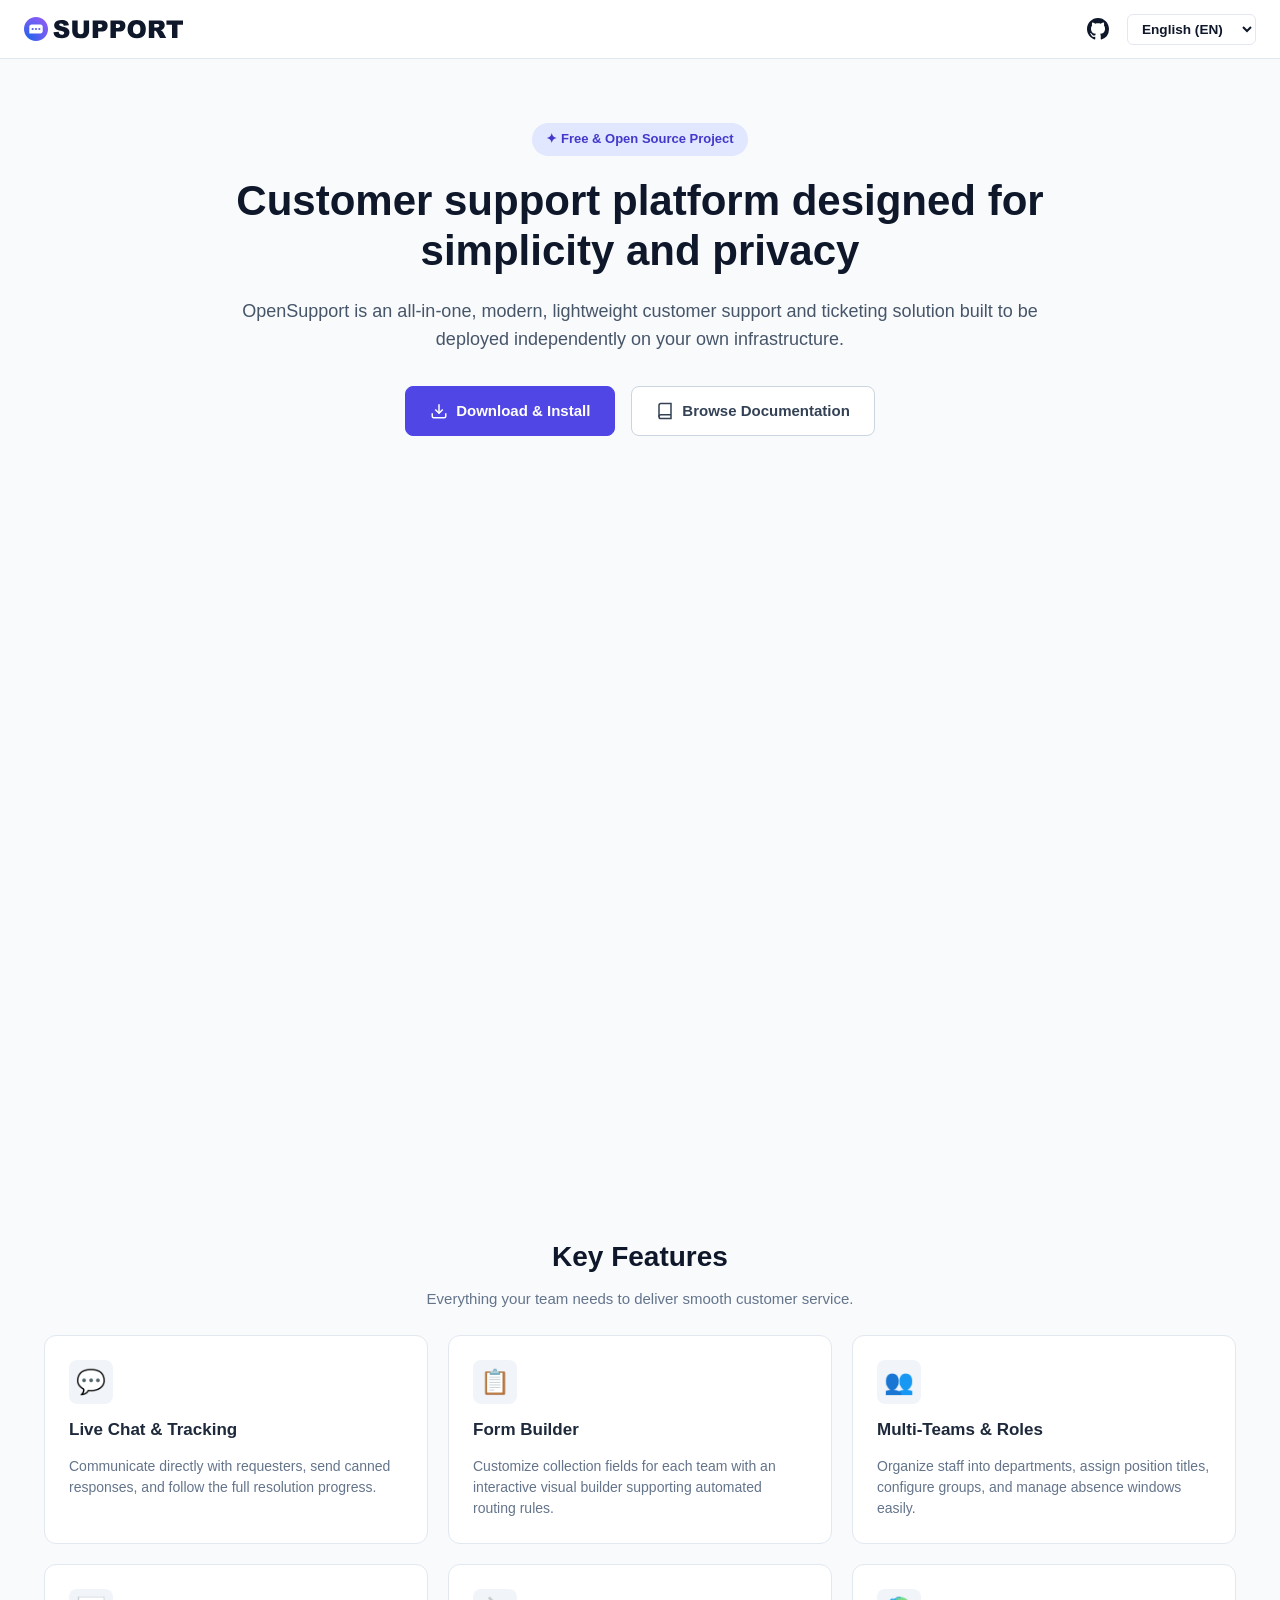
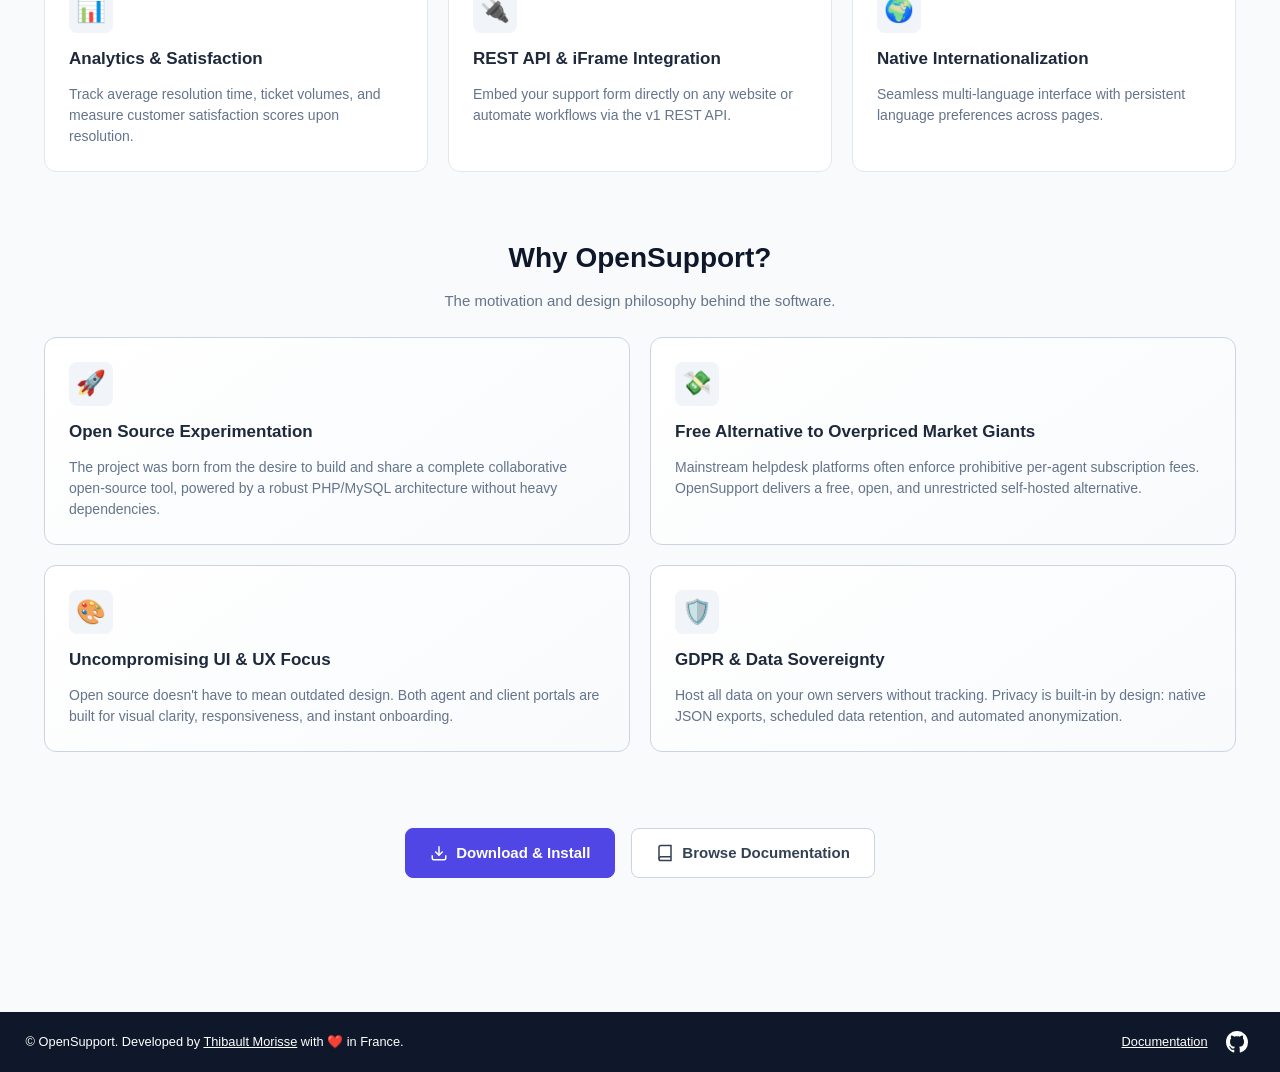
<file: index.html>
<!DOCTYPE html>
<html lang="en">
<head>
  <meta charset="UTF-8">
  <meta name="viewport" content="width=device-width, initial-scale=1.0">
  <title>OpenSupport</title>
  <link rel="stylesheet" href="src/css/main.css">
  <link rel="icon" type="image/svg+xml" href="src/opensupport_assets/opensupport_icon.svg">
</head>
<body>

  <header>
    <div class="header-left">
      <a href="#" class="brand">
        <img src="src/opensupport_assets/opensupport_logo.svg" alt="OpenSupport Logo">
      </a>
    </div>
    <div class="header-actions">
      <a id="githubBtn" class="github-link" href="https://logreee.github.io/opensupport-app" target="_blank" rel="noopener noreferrer" title="GitHub Repository">
        <svg width="22" height="22" viewBox="0 0 24 24" fill="currentColor">
          <path d="M12 0C5.37 0 0 5.37 0 12c0 5.31 3.435 9.795 8.205 11.385.6.105.825-.255.825-.57 0-.285-.015-1.23-.015-2.235-3.015.555-3.795-.735-4.035-1.41-.135-.345-.72-1.41-1.23-1.695-.42-.225-1.02-.78-.015-.795.945-.015 1.62.87 1.845 1.23 1.08 1.815 2.805 1.305 3.495.99.105-.78.42-1.305.765-1.605-2.67-.3-5.46-1.335-5.46-5.925 0-1.305.465-2.385 1.23-3.225-.12-.3-.54-1.53.12-3.18 0 0 1.005-.315 3.3 1.23.96-.27 1.98-.405 3-.405s2.04.135 3 .405c2.295-1.56 3.3-1.23 3.3-1.23.66 1.65.24 2.88.12 3.18.765.84 1.23 1.905 1.23 3.225 0 4.605-2.805 5.625-5.475 5.925.435.375.81 1.095.81 2.22 0 1.605-.015 2.895-.015 3.3 0 .315.225.69.825.57A12.02 12.02 0 0024 12c0-6.63-5.37-12-12-12z"/>
        </svg>
      </a>
      <div class="lang-switcher">
        <select id="langSelect">
          <option value="en">English (EN)</option>
          <option value="fr">Français (FR)</option>
        </select>
      </div>
    </div>
  </header>

  <div class="container">
    <main class="landing-main">
      <section class="landing-hero">
        <span class="landing-tag" data-i18n="hero_tag">✦ Projet Libre &amp; Open Source</span>
        <h1 data-i18n="hero_title">La plateforme d'assistance client pensée pour la simplicité et la vie privée</h1>
        <p data-i18n="hero_desc">
          OpenSupport est une solution de support client et de gestion de tickets tout-en-un, moderne, légère et conçue pour être déployée en totale indépendance sur votre propre infrastructure.
        </p>
        <div class="landing-cta-group">
          <a href="https://github.com/logreee/opensupport-app/archive/refs/heads/main.zip" class="btn-landing-primary">
            <svg width="18" height="18" viewBox="0 0 24 24" fill="none" stroke="currentColor" stroke-width="2">
              <path d="M21 15v4a2 2 0 0 1-2 2H5a2 2 0 0 1-2-2v-4"></path>
              <polyline points="7 10 12 15 17 10"></polyline>
              <line x1="12" y1="15" x2="12" y2="3"></line>
            </svg>
            <span data-i18n="btn_download">Télécharger &amp; Installer</span>
          </a>
          <a href="docs.html" class="btn-landing-secondary">
            <svg width="18" height="18" viewBox="0 0 24 24" fill="none" stroke="currentColor" stroke-width="2">
              <path d="M4 19.5A2.5 2.5 0 0 1 6.5 17H20"></path>
              <path d="M6.5 2H20v20H6.5A2.5 2.5 0 0 1 4 19.5v-15A2.5 2.5 0 0 1 6.5 2z"></path>
            </svg>
            <span data-i18n="btn_docs">Consulter la Documentation</span>
          </a>
        </div>
      </section>
      
      <!-- Video -->
      <section class="landing-section">
        <iframe src="https://www.youtube.com/embed/OKvasj0xuRk?si=5KSNTo2Zlh4xzsZT" title="YouTube video player" frameborder="0" allow="accelerometer; autoplay; clipboard-write; encrypted-media; gyroscope; picture-in-picture; web-share" referrerpolicy="strict-origin-when-cross-origin" allowfullscreen></iframe>
      </section>

      <!-- Features Highlights -->
      <section class="landing-section">
        <div class="landing-section-header">
          <h2 data-i18n="feat_title">Fonctionnalités Clés</h2>
          <p data-i18n="feat_subtitle">Tout ce dont votre équipe a besoin pour assurer un service client fluide.</p>
        </div>
        <div class="landing-grid-3">
          <div class="landing-card">
            <span class="landing-card-icon">💬</span>
            <h3 data-i18n="feat_chat_title">Chat en Direct &amp; Suivi</h3>
            <p data-i18n="feat_chat_desc">Échangez en direct avec vos demandeurs, envoyez des réponses types et suivez l'avancement complet du cycle de résolution.</p>
          </div>
          <div class="landing-card">
            <span class="landing-card-icon">📋</span>
            <h3 data-i18n="feat_form_title">Éditeur de Formulaires</h3>
            <p data-i18n="feat_form_desc">Personnalisez les champs de collecte pour chaque équipe grâce à un constructeur visuel intégrant des règles de routage automatique.</p>
          </div>
          <div class="landing-card">
            <span class="landing-card-icon">👥</span>
            <h3 data-i18n="feat_teams_title">Multi-Équipes &amp; Rôles</h3>
            <p data-i18n="feat_teams_desc">Organisez vos collaborateurs par pôles, attribuez des postes, organisez des groupes et gérez facilement les plages d'absence.</p>
          </div>
          <div class="landing-card">
            <span class="landing-card-icon">📊</span>
            <h3 data-i18n="feat_stats_title">Statistiques &amp; Satisfaction</h3>
            <p data-i18n="feat_stats_desc">Suivez les temps moyens de réponse, les volumes de tickets résolus et mesurez les retours de satisfaction client post-clôture.</p>
          </div>
          <div class="landing-card">
            <span class="landing-card-icon">🔌</span>
            <h3 data-i18n="feat_api_title">API REST &amp; Intégration iFrame</h3>
            <p data-i18n="feat_api_desc">Embarquez directement votre formulaire d'assistance sur n'importe quel site internet ou automatisez vos flux grâce à l'API v1.</p>
          </div>
          <div class="landing-card">
            <span class="landing-card-icon">🌍</span>
            <h3 data-i18n="feat_i18n_title">Internationalisation Native</h3>
            <p data-i18n="feat_i18n_desc">Prise en charge multi-langue de l'interface et persistance des préférences linguistiques sans friction.</p>
          </div>
        </div>
      </section>

      <!-- Why OpenSupport -->
      <section class="landing-section">
        <div class="landing-section-header">
          <h2 data-i18n="why_title">Pourquoi OpenSupport ?</h2>
          <p data-i18n="why_subtitle">Les motivations et la philosophie derrière le développement du logiciel.</p>
        </div>
        <div class="landing-grid-2">
          <div class="landing-card landing-highlight-card">
            <span class="landing-card-icon">🚀</span>
            <h3 data-i18n="why_oss_title">Expérimentation Open Source</h3>
            <p data-i18n="why_oss_desc">Le projet est né du désir d'expérimenter et de partager un projet collaboratif open source complet, conçu avec une architecture PHP/MySQL robuste, sans dépendances lourdes et entièrement maîtrisable de bout en bout.</p>
          </div>
          <div class="landing-card landing-highlight-card">
            <span class="landing-card-icon">💸</span>
            <h3 data-i18n="why_free_title">Alternative Gratuite aux Géants du Secteur</h3>
            <p data-i18n="why_free_desc">Les logiciels de helpdesk du marché imposent souvent des modèles d'abonnement coûteux à l'agent et verrouillent vos flux. OpenSupport apporte une alternative libre, gratuite et sans restriction d'usage.</p>
          </div>
          <div class="landing-card landing-highlight-card">
            <span class="landing-card-icon">🎨</span>
            <h3 data-i18n="why_ui_title">Priorité absolue à l'UI et l'UX</h3>
            <p data-i18n="why_ui_desc">Open source ne signifie pas austère. L'interface d'administration comme le parcours client ont été modélisés pour offrir clarté, fluidité visuelle, réactivité et une prise en main intuitive dès le premier lancement.</p>
          </div>
          <div class="landing-card landing-highlight-card">
            <span class="landing-card-icon">🛡️</span>
            <h3 data-i18n="why_gdpr_title">RGPD &amp; Souveraineté des Données</h3>
            <p data-i18n="why_gdpr_desc">Hébergez vos données sur votre serveur sans traçage intrusif. Le respect de la vie privée fait partie intégrante de la conception : export natif des données, purge automatique et outils d'anonymisation intégrés.</p>
          </div>
        </div>
      </section>

      <!-- Bottom Links -->
      <div class="landing-cta-group">
        <a href="https://github.com/logreee/opensupport-app/archive/refs/heads/main.zip" class="btn-landing-primary">
          <svg width="18" height="18" viewBox="0 0 24 24" fill="none" stroke="currentColor" stroke-width="2">
            <path d="M21 15v4a2 2 0 0 1-2 2H5a2 2 0 0 1-2-2v-4"></path>
            <polyline points="7 10 12 15 17 10"></polyline>
            <line x1="12" y1="15" x2="12" y2="3"></line>
          </svg>
          <span data-i18n="btn_download">Télécharger &amp; Installer</span>
        </a>
        <a href="docs.html" class="btn-landing-secondary">
          <svg width="18" height="18" viewBox="0 0 24 24" fill="none" stroke="currentColor" stroke-width="2">
            <path d="M4 19.5A2.5 2.5 0 0 1 6.5 17H20"></path>
            <path d="M6.5 2H20v20H6.5A2.5 2.5 0 0 1 4 19.5v-15A2.5 2.5 0 0 1 6.5 2z"></path>
          </svg>
          <span data-i18n="btn_docs">Consulter la Documentation</span>
        </a>
      </div>
    </main>
  </div>
  
  <!-- Footer -->
  <footer>
  </footer>

  <script src="src/js/main.js"></script>
</body>
</html>
</file>
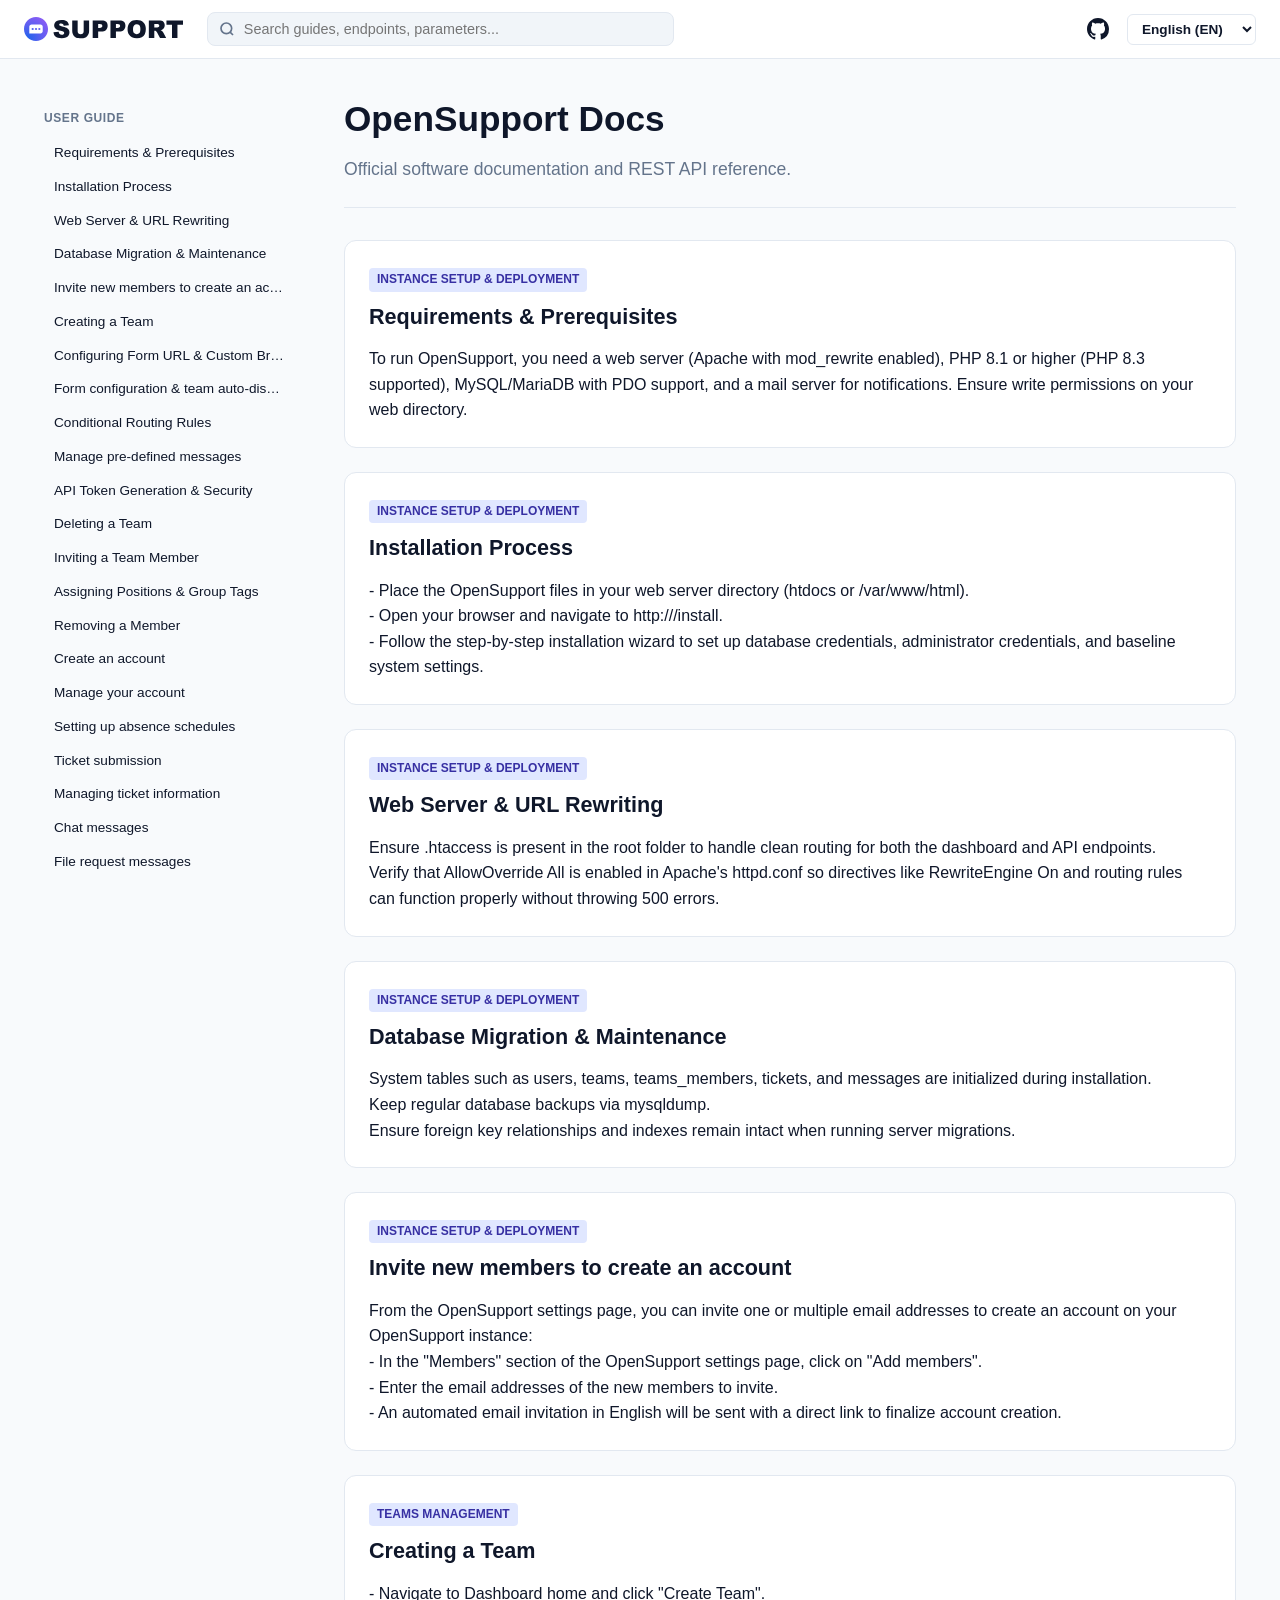
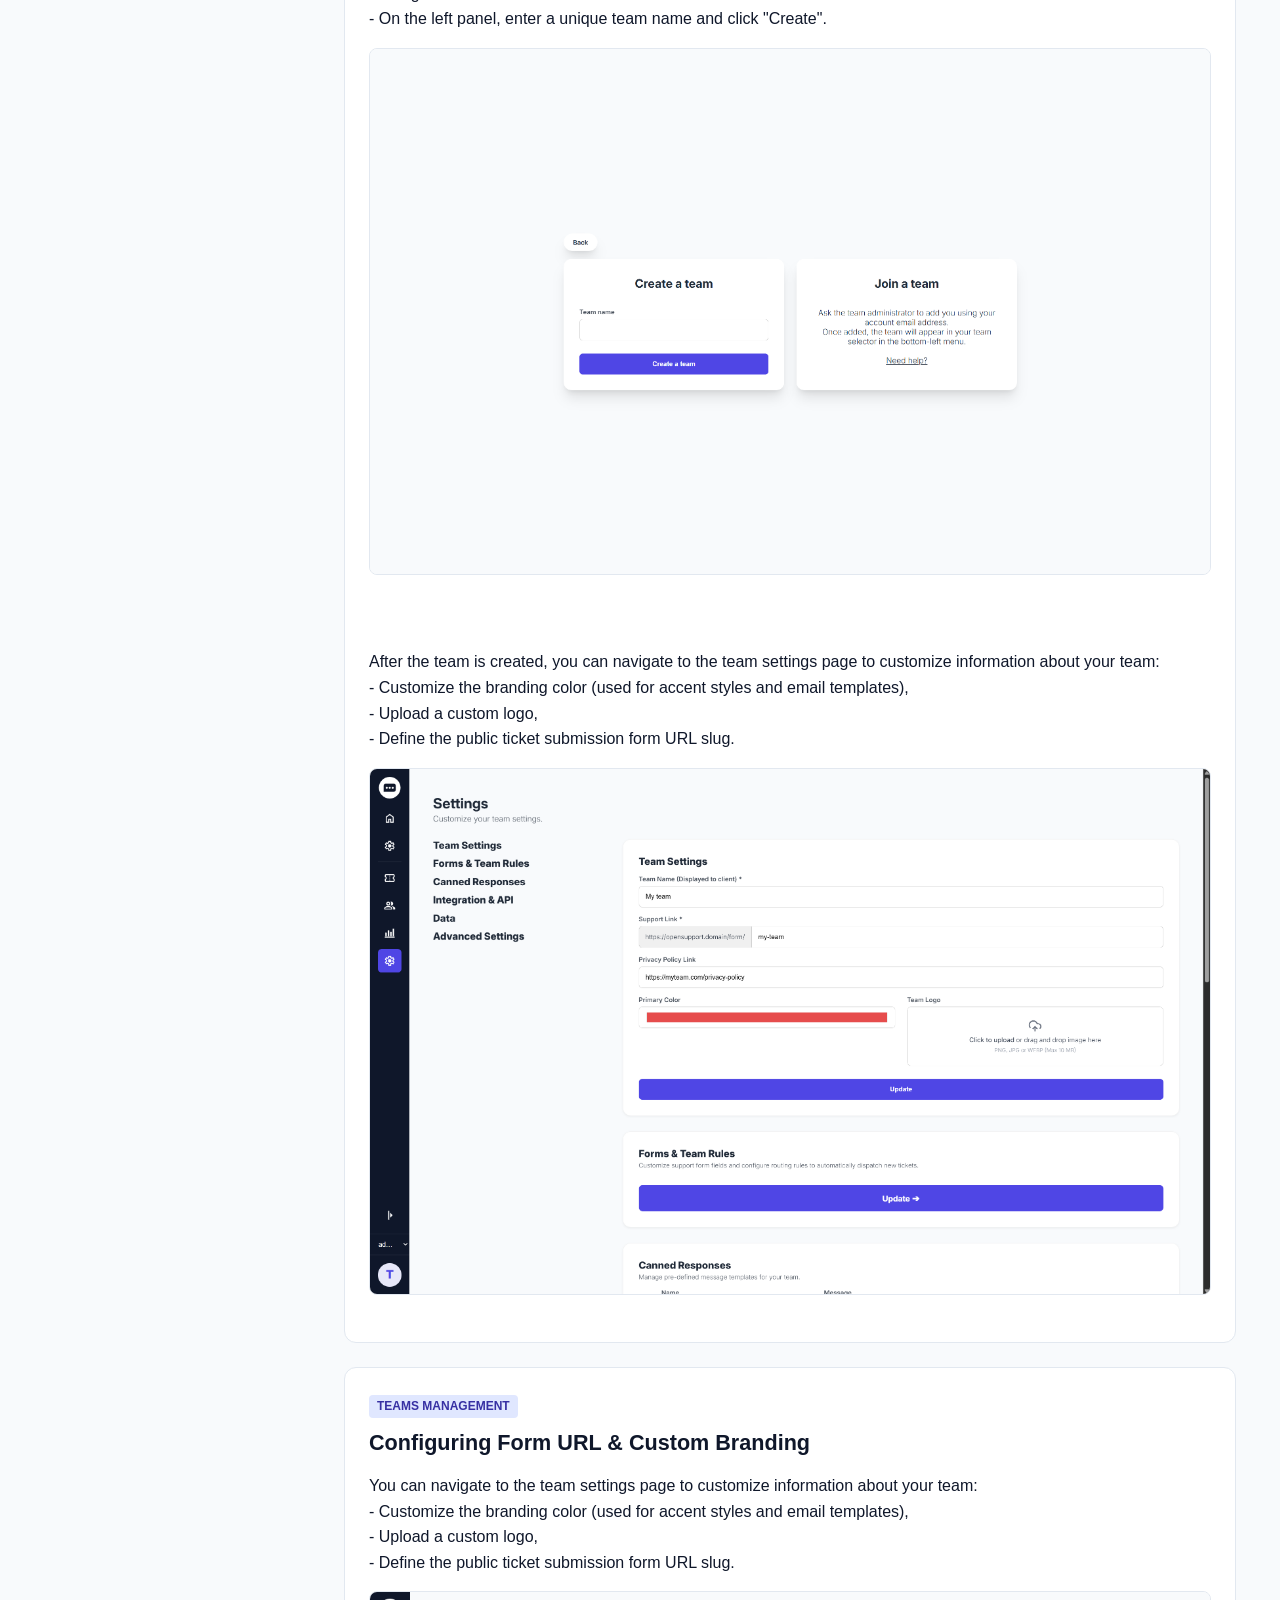
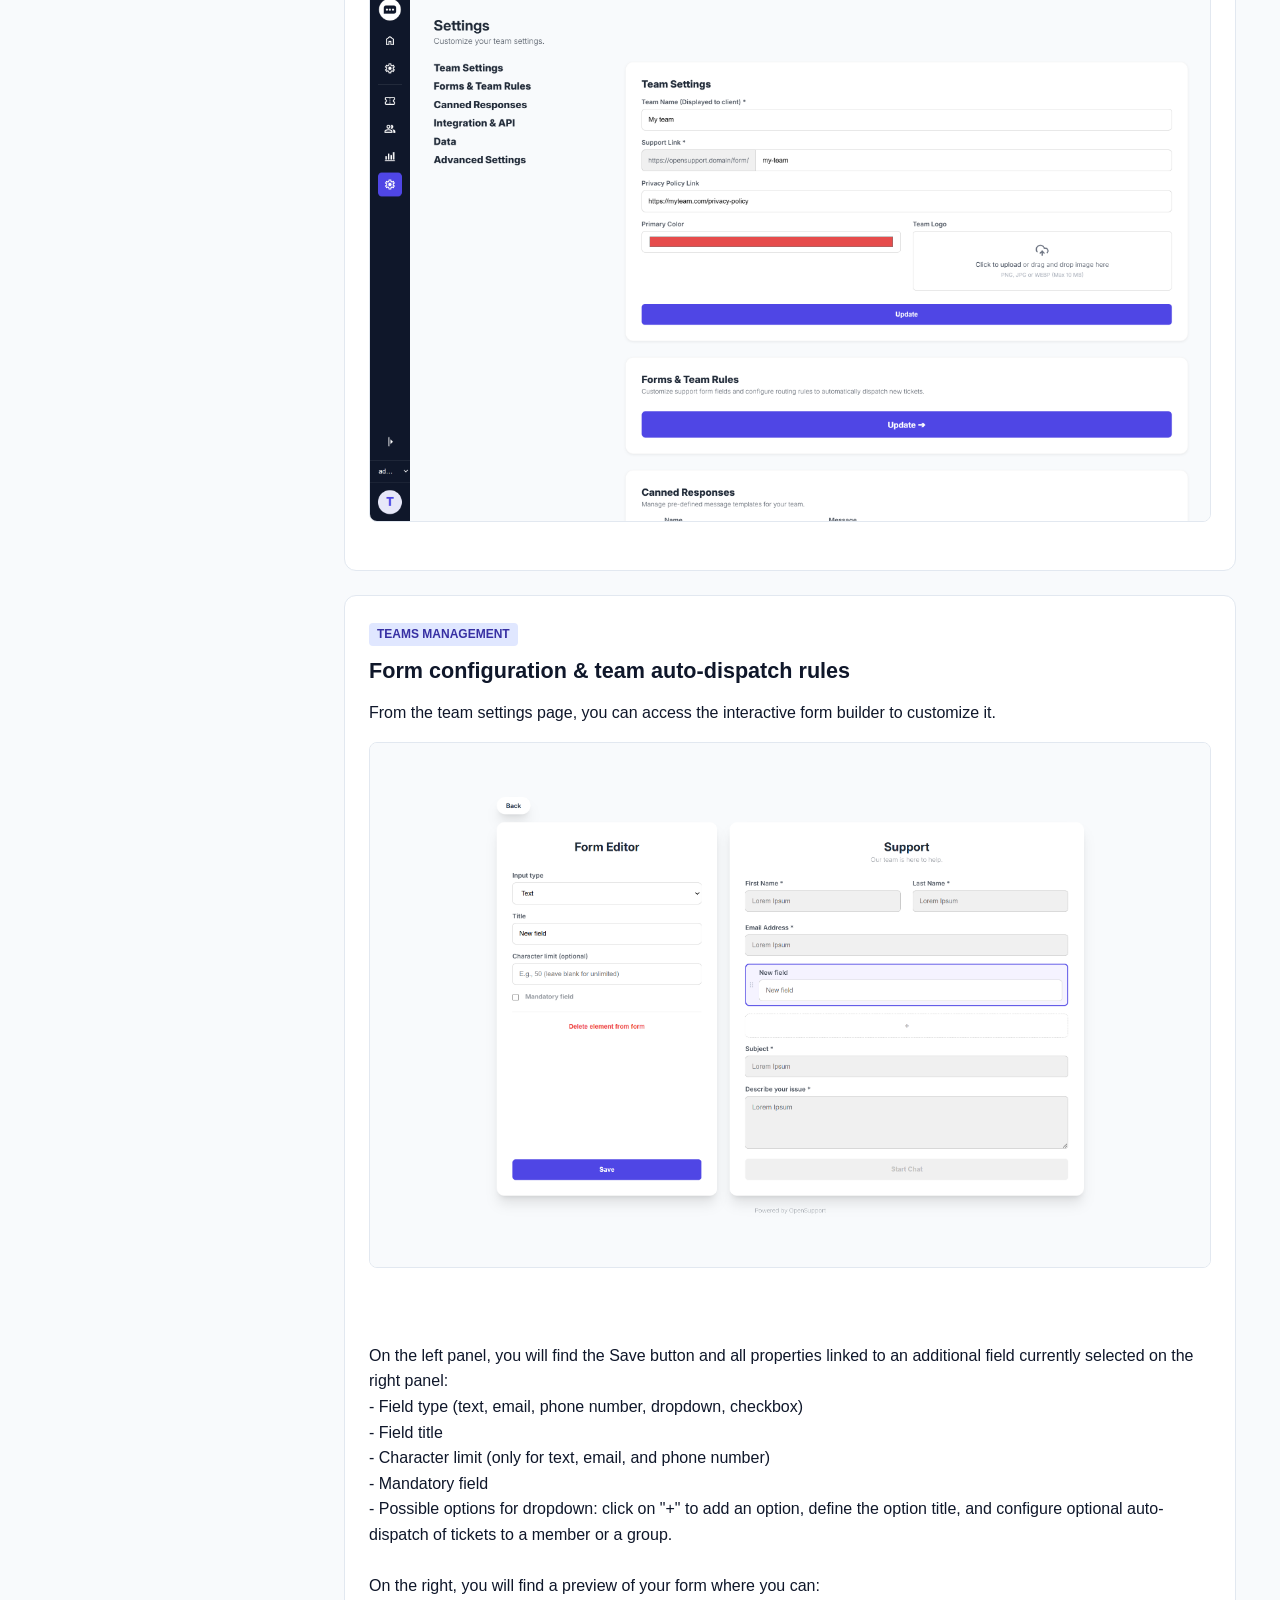
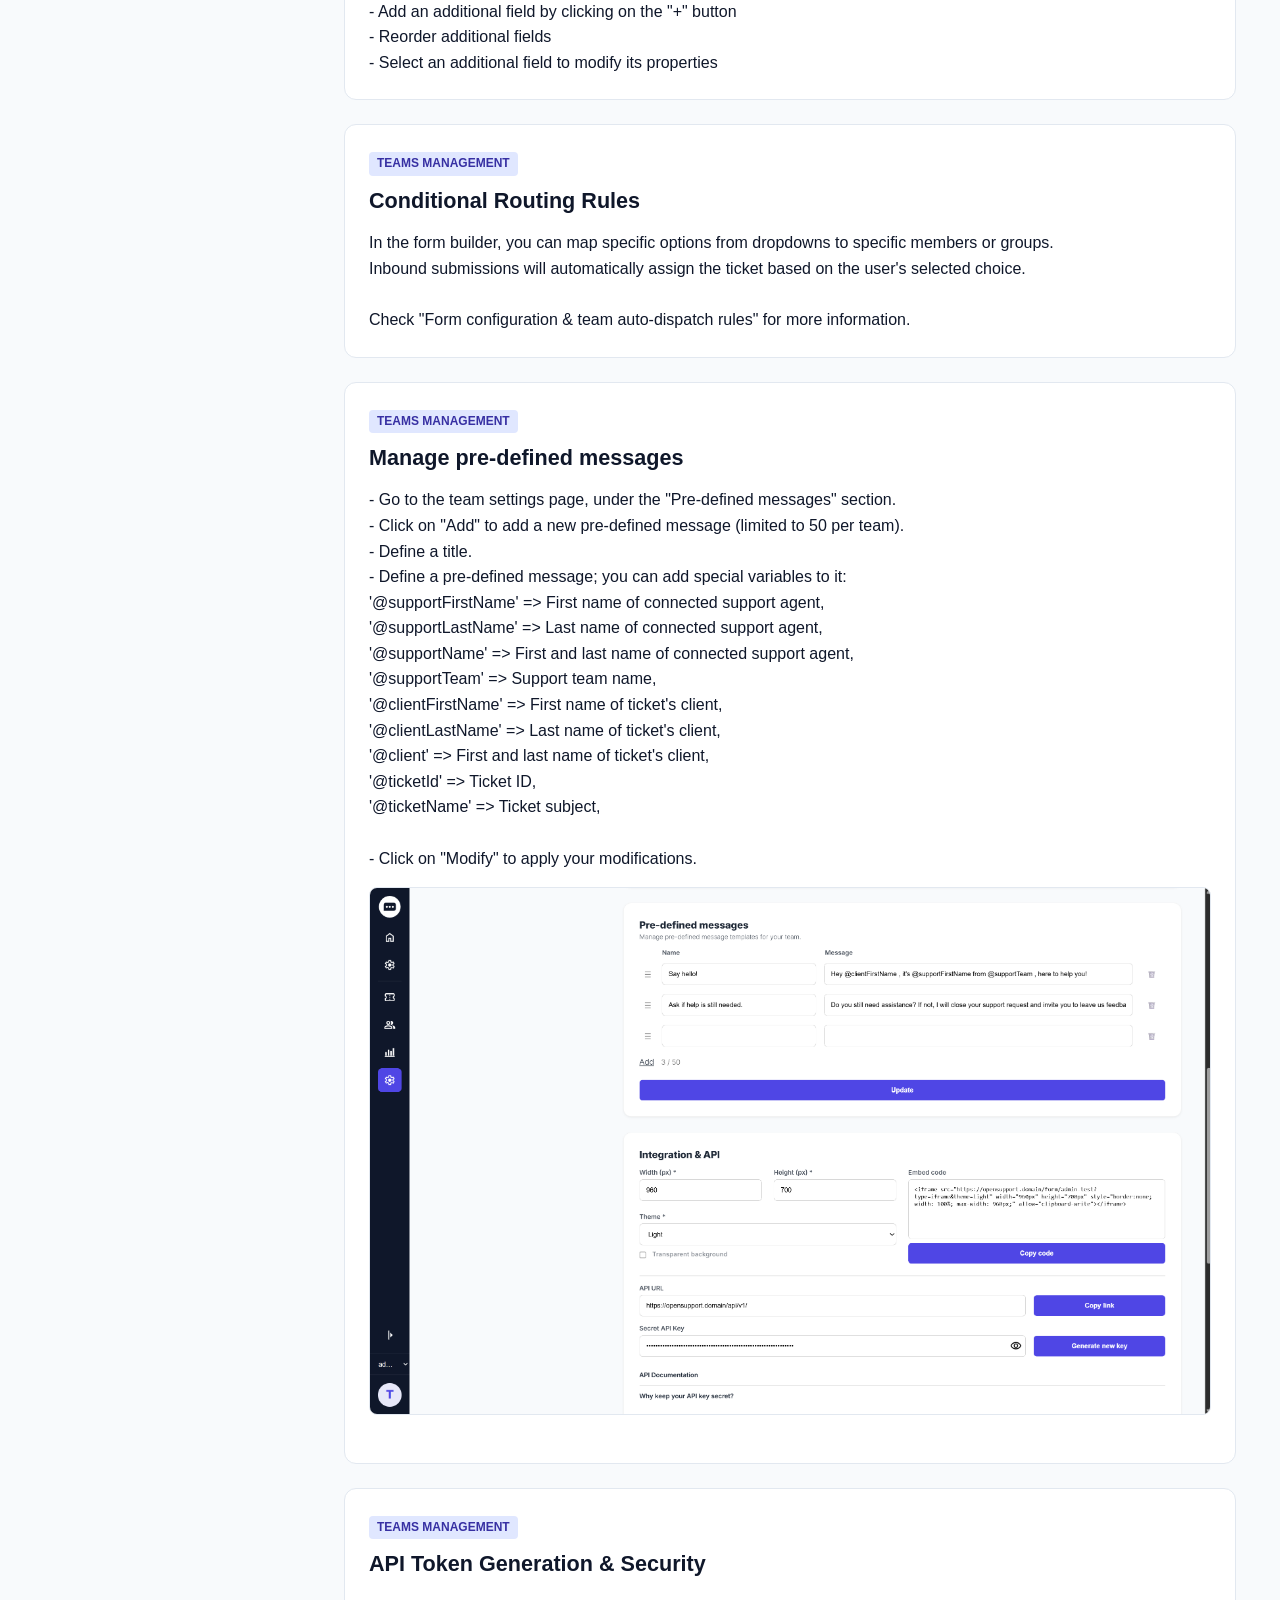
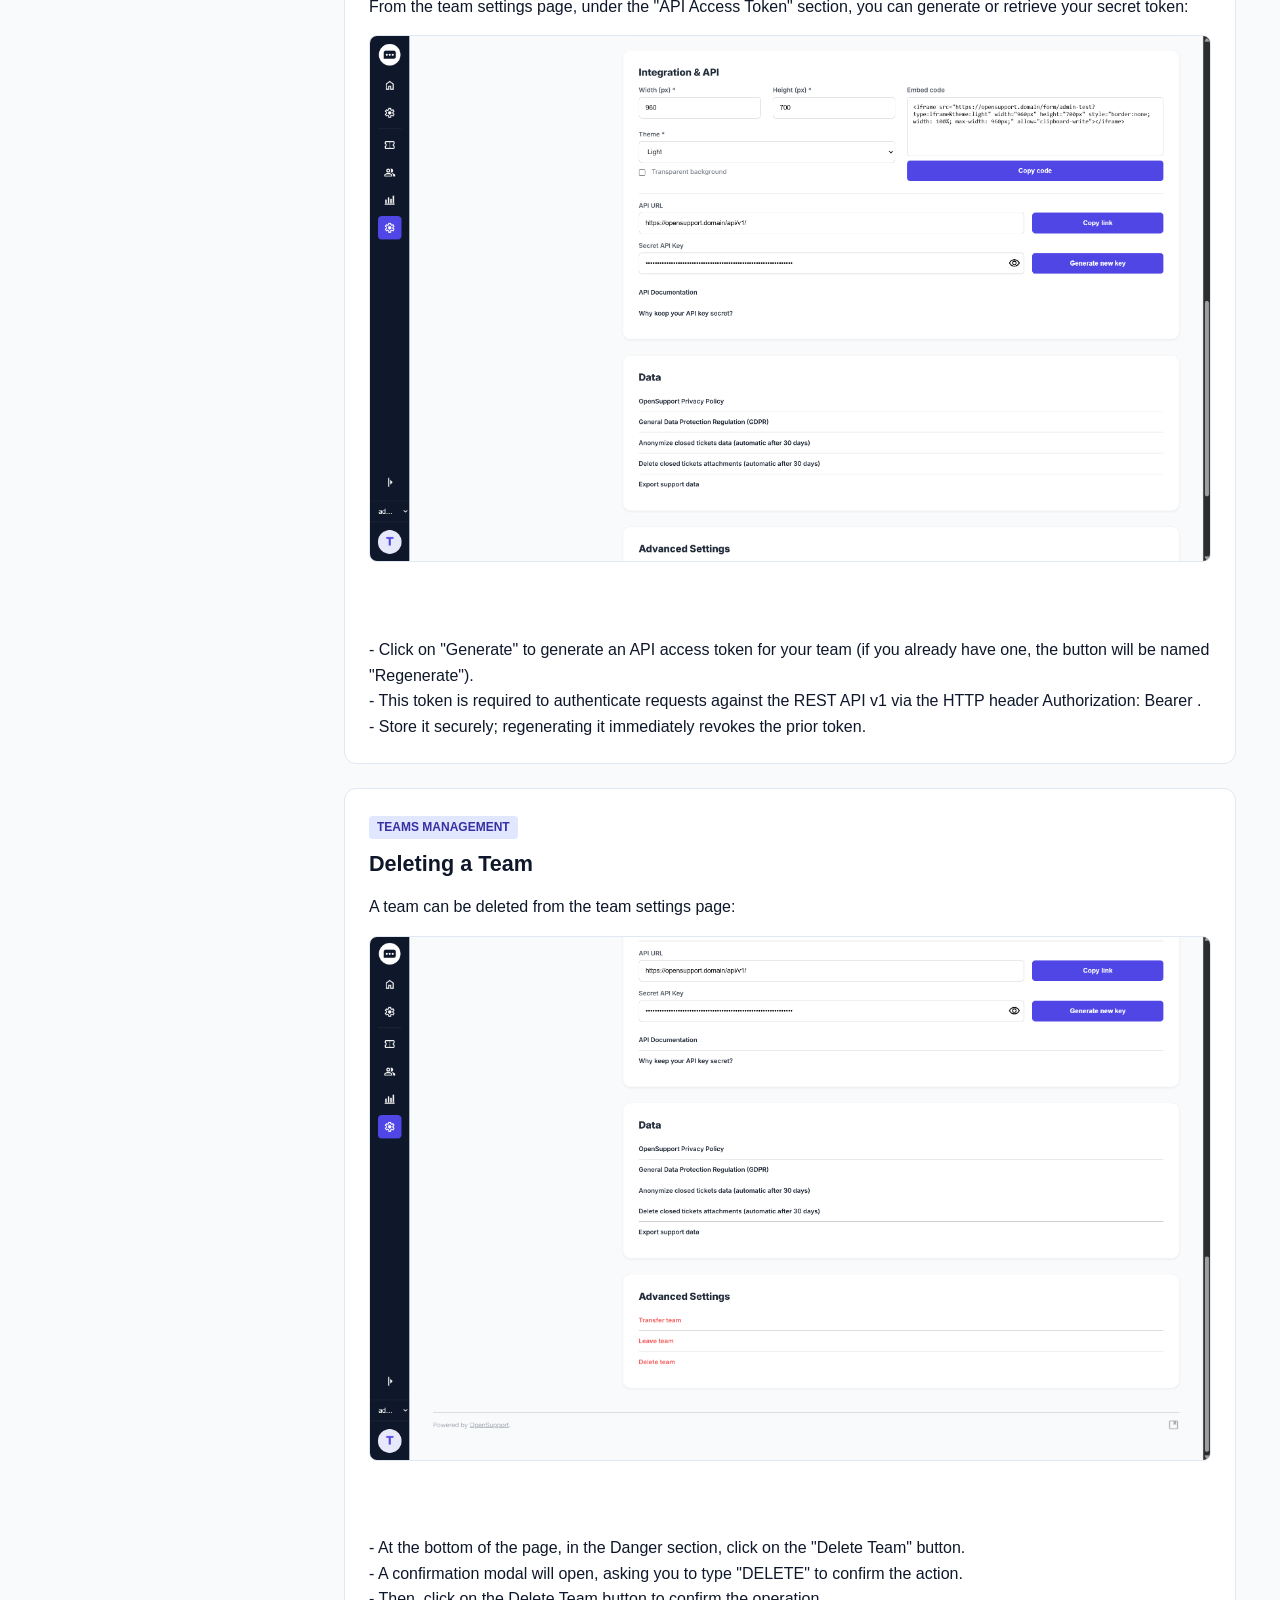
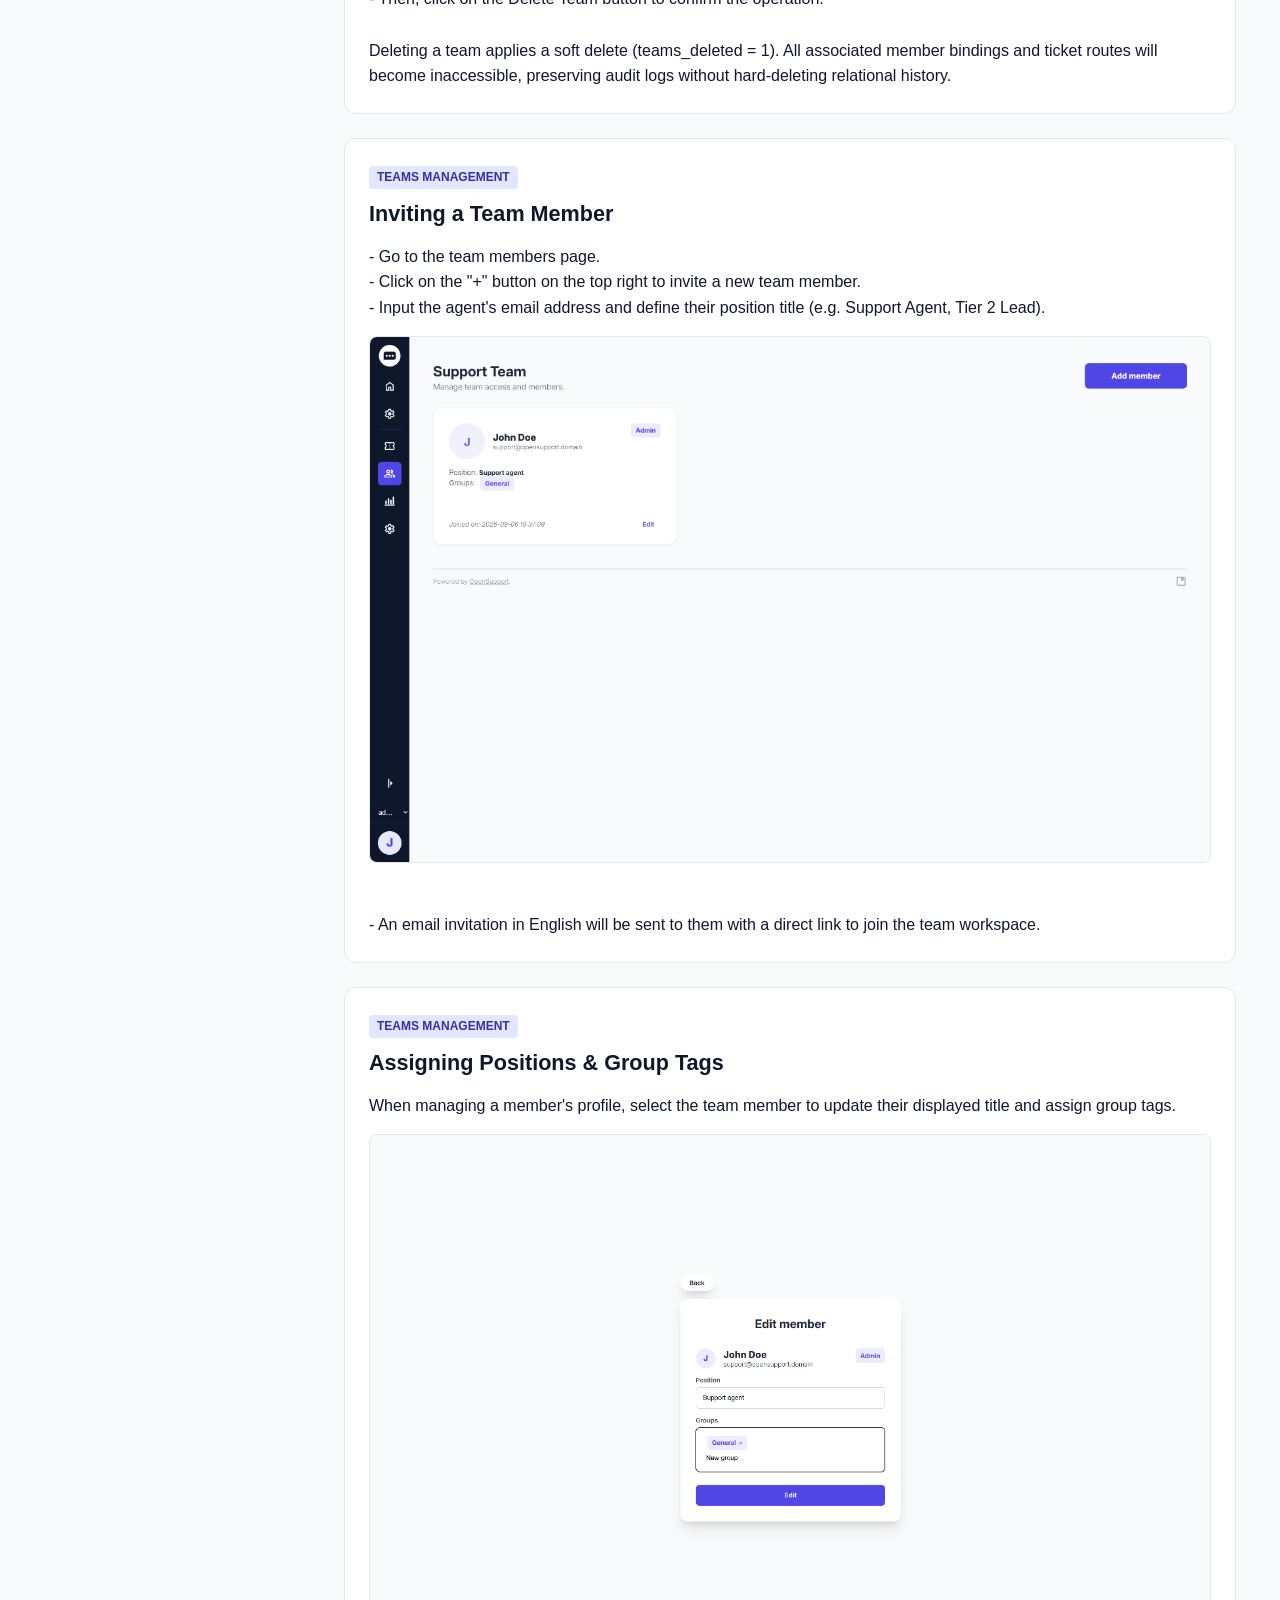
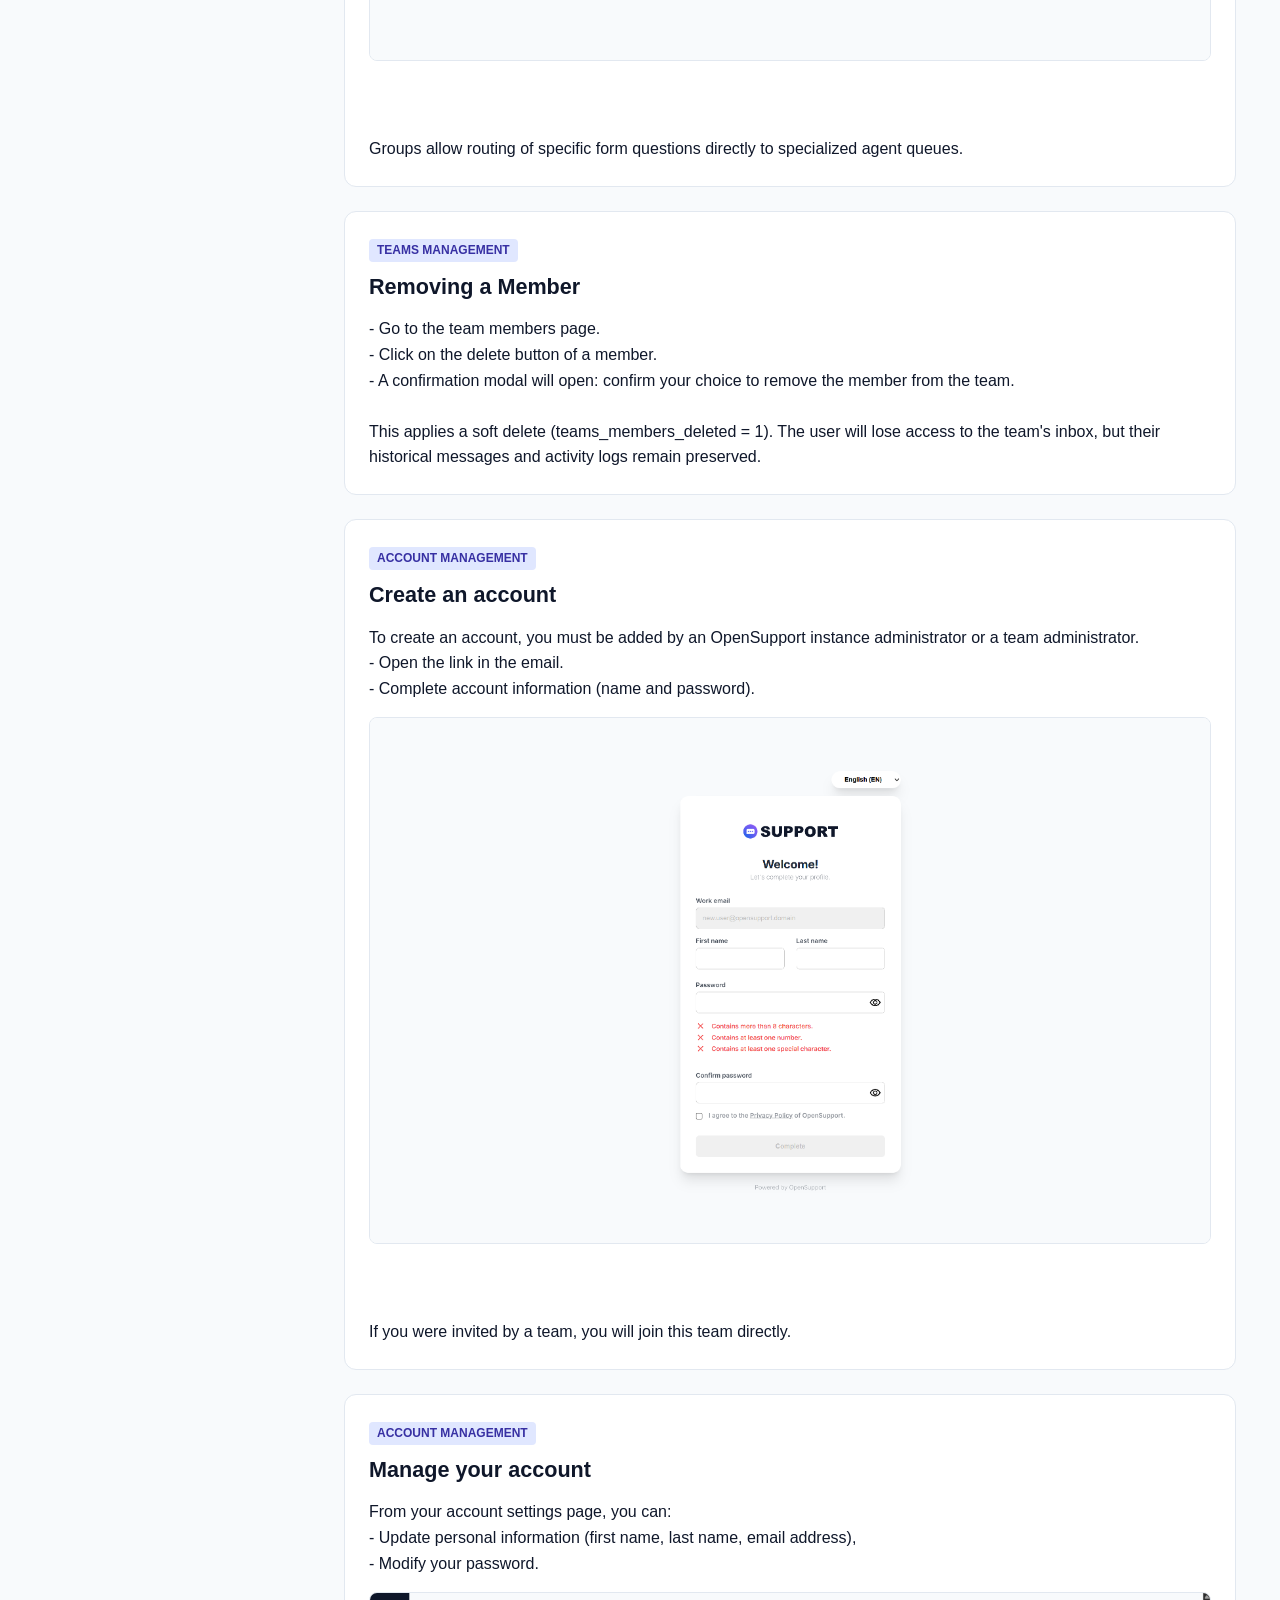
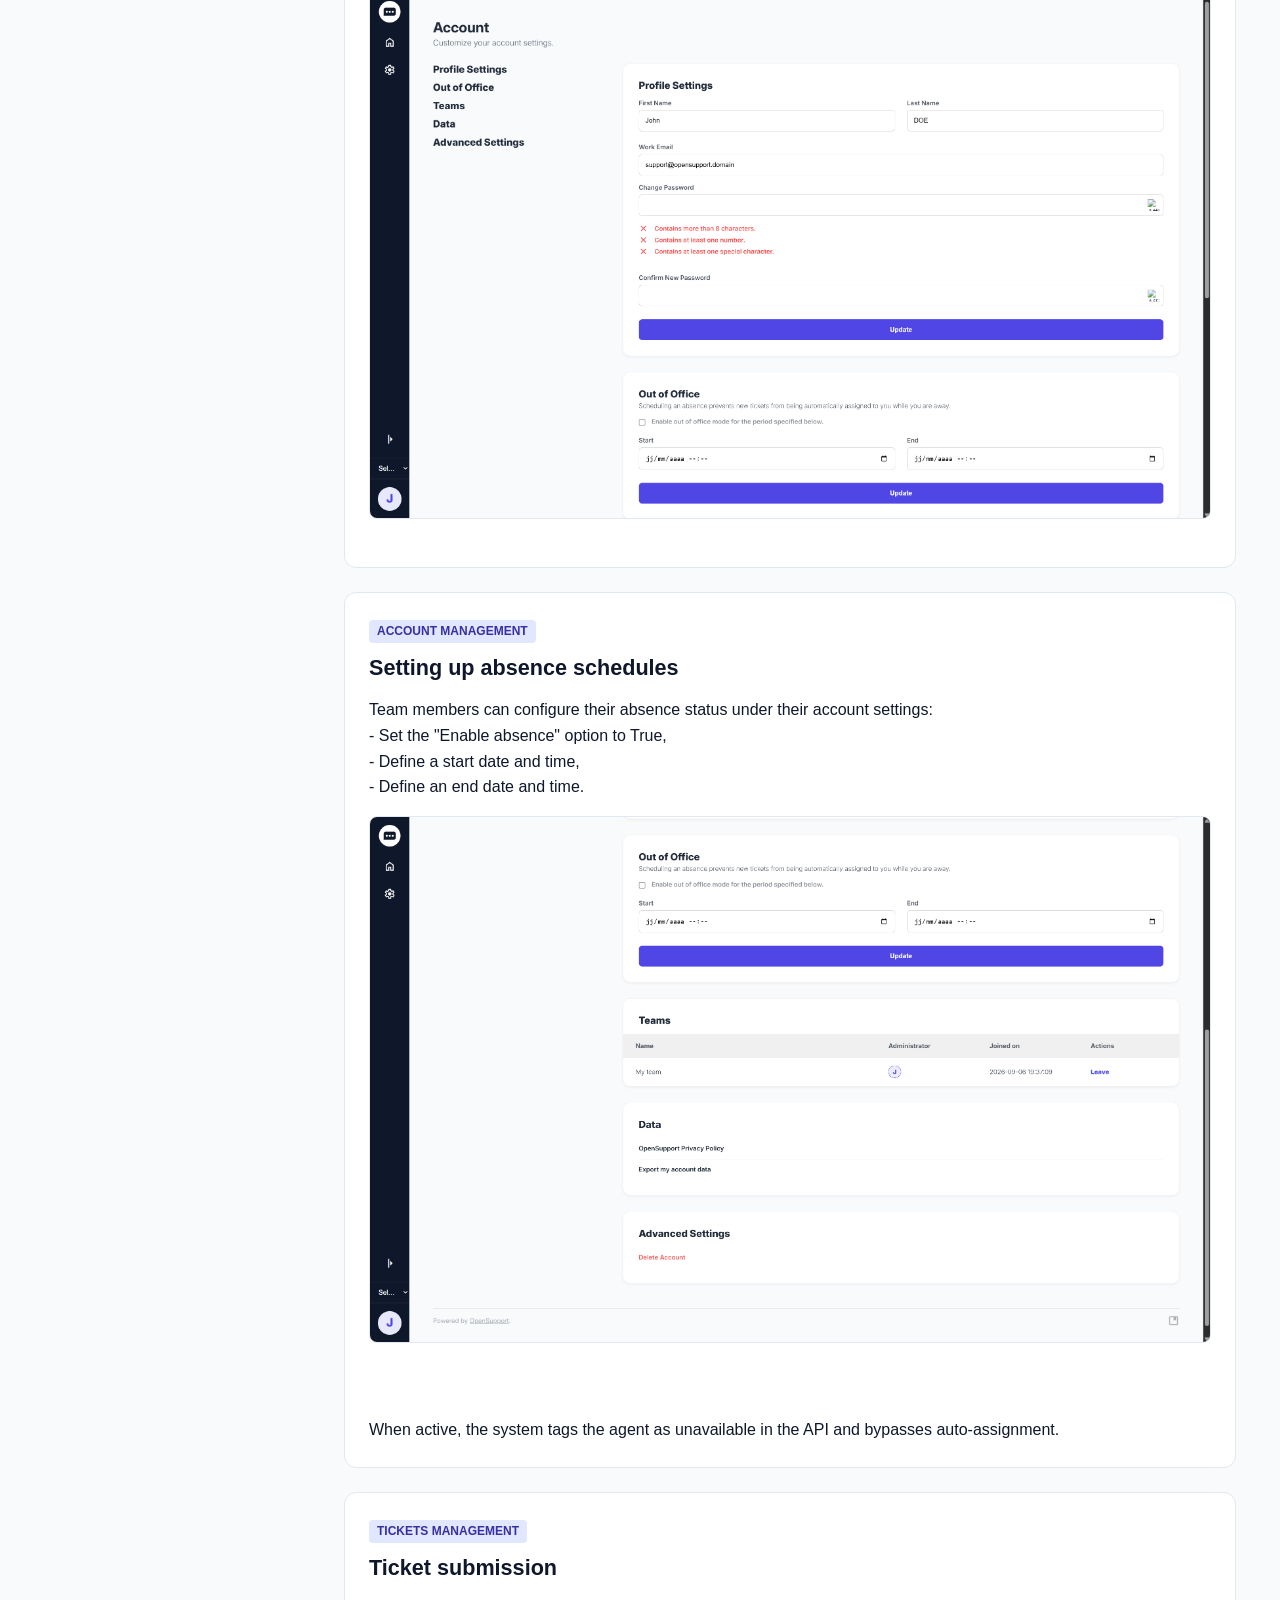
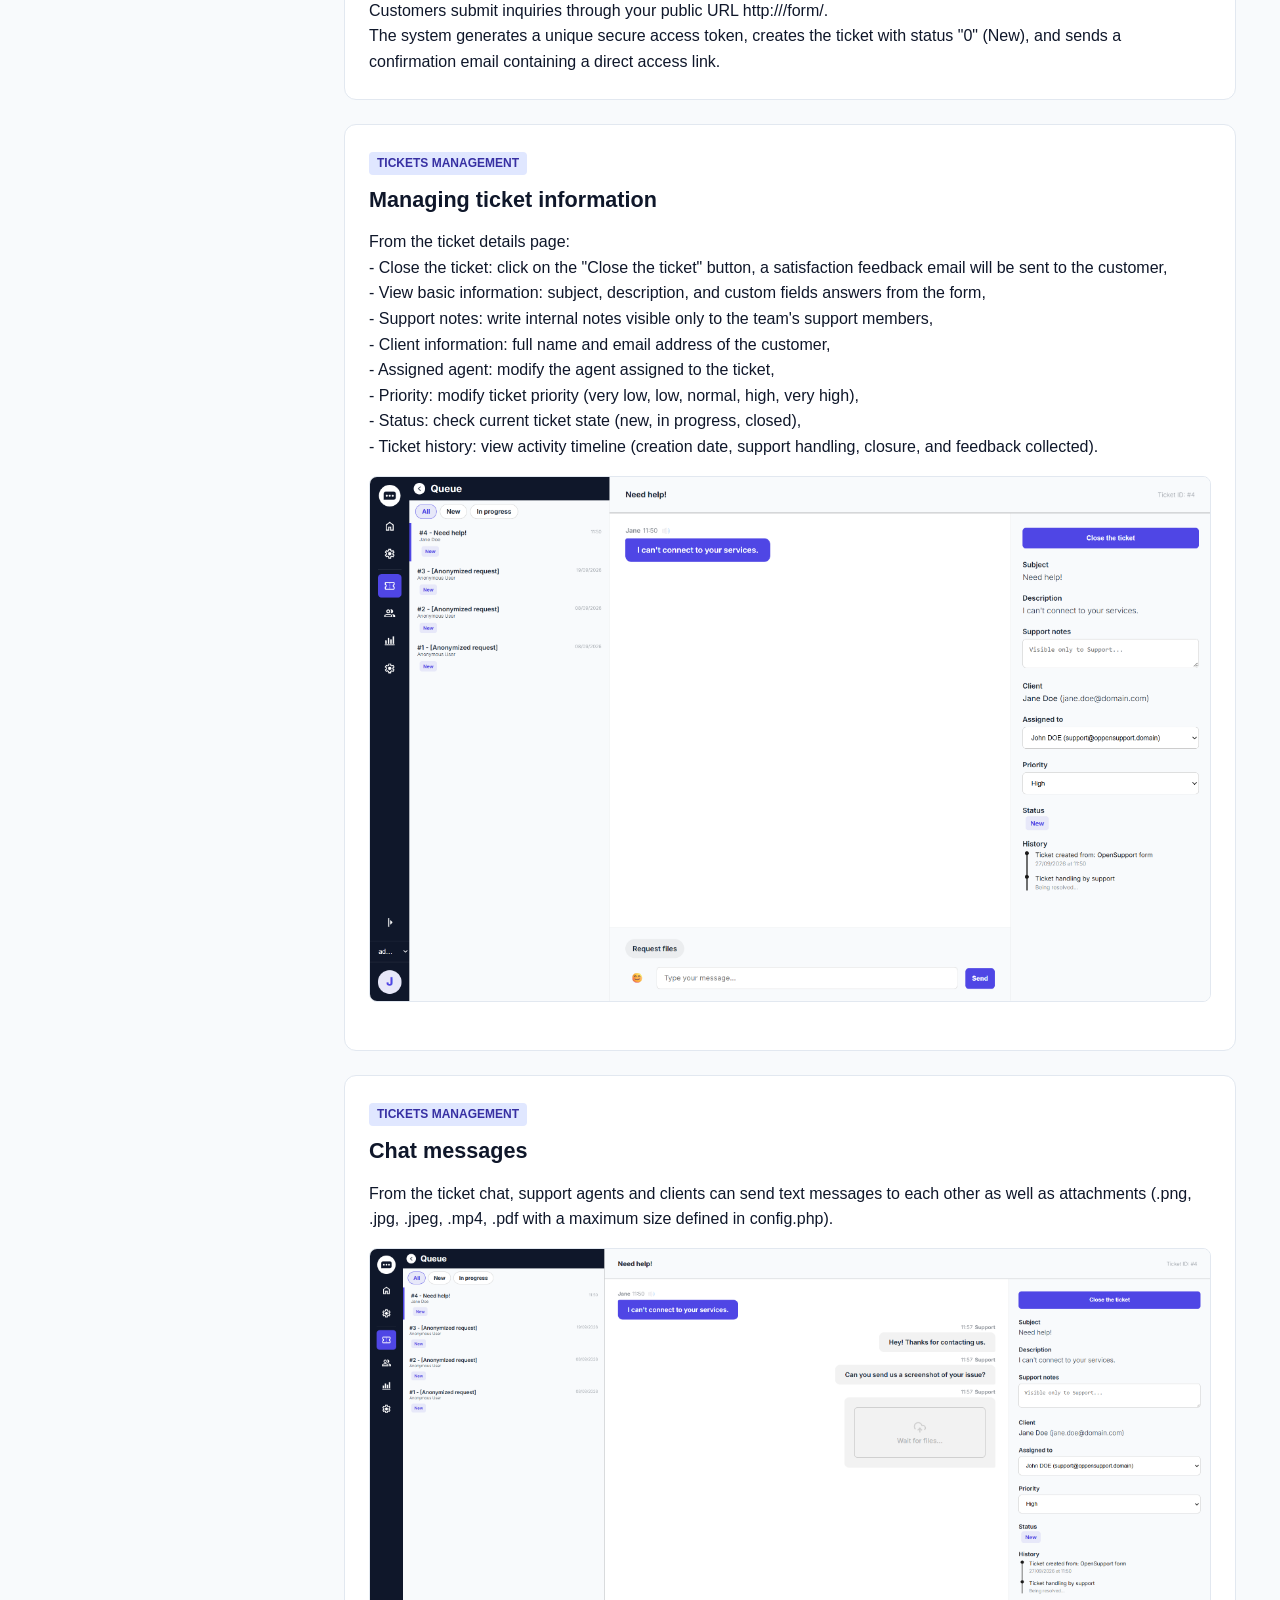
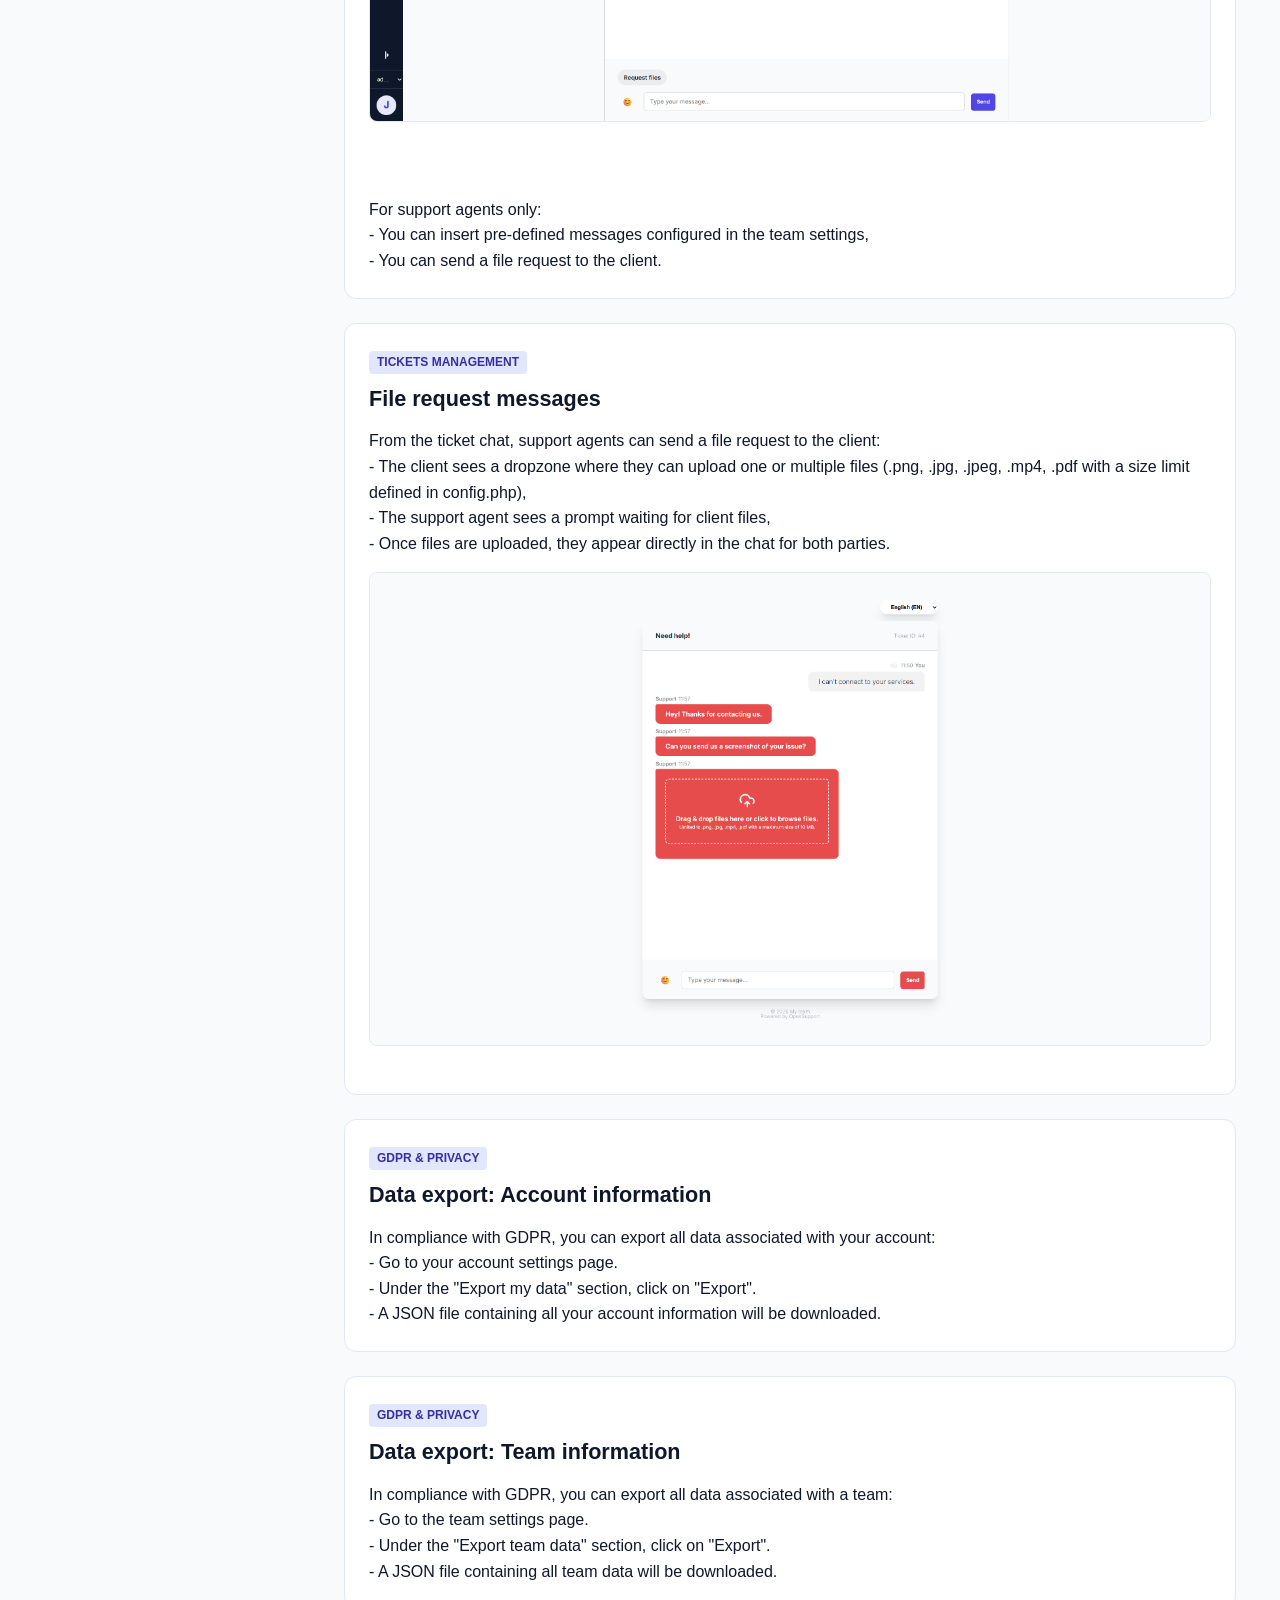
<file: docs.html>
<!DOCTYPE html>
<html lang="en">
<head>
  <meta charset="UTF-8">
  <meta name="viewport" content="width=device-width, initial-scale=1.0">
  <title>OpenSupport Documentation</title>
  <link rel="stylesheet" href="src/css/main.css">
  <link rel="icon" type="image/svg+xml" href="src/opensupport_assets/opensupport_icon.svg">
</head>
<body>

  <header>
    <div class="header-left">
      <a href="./" class="brand">
        <img src="src/opensupport_assets/opensupport_logo.svg" alt="OpenSupport Logo">
      </a>
      <div class="search-wrapper">
        <svg class="search-icon" width="16" height="16" viewBox="0 0 24 24" fill="none" stroke="currentColor" stroke-width="2.5">
          <circle cx="11" cy="11" r="8"></circle>
          <line x1="21" y1="21" x2="16.65" y2="16.65"></line>
        </svg>
        <input type="text" id="searchInput" class="search-input" placeholder="Search...">
      </div>
    </div>
    <div class="header-actions">
      <a id="githubBtn" class="github-link" href="https://logreee.github.io/opensupport-app" target="_blank" rel="noopener noreferrer" title="GitHub Repository">
        <svg width="22" height="22" viewBox="0 0 24 24" fill="currentColor">
          <path d="M12 0C5.37 0 0 5.37 0 12c0 5.31 3.435 9.795 8.205 11.385.6.105.825-.255.825-.57 0-.285-.015-1.23-.015-2.235-3.015.555-3.795-.735-4.035-1.41-.135-.345-.72-1.41-1.23-1.695-.42-.225-1.02-.78-.015-.795.945-.015 1.62.87 1.845 1.23 1.08 1.815 2.805 1.305 3.495.99.105-.78.42-1.305.765-1.605-2.67-.3-5.46-1.335-5.46-5.925 0-1.305.465-2.385 1.23-3.225-.12-.3-.54-1.53.12-3.18 0 0 1.005-.315 3.3 1.23.96-.27 1.98-.405 3-.405s2.04.135 3 .405c2.295-1.56 3.3-1.23 3.3-1.23.66 1.65.24 2.88.12 3.18.765.84 1.23 1.905 1.23 3.225 0 4.605-2.805 5.625-5.475 5.925.435.375.81 1.095.81 2.22 0 1.605-.015 2.895-.015 3.3 0 .315.225.69.825.57A12.02 12.02 0 0024 12c0-6.63-5.37-12-12-12z"/>
        </svg>
      </a>
      <div class="lang-switcher">
        <select id="langSelect">
          <option value="en">English (EN)</option>
          <option value="fr">Français (FR)</option>
        </select>
      </div>
    </div>
  </header>

  <div class="container docs">
    <nav class="sidebar" id="sidebarNav"></nav>
    <main id="docsContent"></main>
  </div>

  <!-- Footer -->
  <footer>
  </footer>
  
  <script src="src/js/main.js"></script>
</body>
</html>
</file>
<file: src/css/main.css>
:root {
    --primary: #635bff;
    --primary-hover: #5046e5;
    --bg: #f8fafc;
    --surface: #ffffff;
    --border: #e2e8f0;
    --text: #0f172a;
    --muted: #64748b;
    --code-bg: #0f172a;
    --code-text: #e2e8f0;
    --version-badge: #e0e7ff;
    --version-text: #3730a3;
}

* { box-sizing: border-box; margin: 0; padding: 0; }
body {
    font-family: -apple-system, BlinkMacSystemFont, "Segoe UI", Roboto, sans-serif;
    background-color: var(--bg);
    color: var(--text);
    line-height: 1.6;
}

.landing-main {
          display: flex;
          flex-direction: column;
          gap: 64px;
          padding: 32px 0 64px 0;
          color: #0f172a;
          line-height: 1.6;
        }

        .landing-hero {
          display: flex;
          flex-direction: column;
          align-items: center;
          text-align: center;
          gap: 20px;
          max-width: 850px;
          margin: 0 auto;
        }

        .landing-tag {
          display: inline-flex;
          align-items: center;
          gap: 6px;
          padding: 6px 14px;
          background-color: #e0e7ff;
          color: #4338ca;
          font-size: 13px;
          font-weight: 600;
          border-radius: 9999px;
        }

        .landing-hero h1 {
          font-size: 42px;
          font-weight: 800;
          line-height: 1.2;
          color: #0f172a;
          margin: 0;
        }

        .landing-hero p {
          font-size: 18px;
          color: #475569;
          margin: 0;
        }

        .landing-cta-group {
          display: flex;
          gap: 16px;
          margin-top: 12px;
          flex-wrap: wrap;
          justify-content: center;
        }

        .btn-landing-primary,
        .btn-landing-secondary {
          display: inline-flex;
          align-items: center;
          gap: 8px;
          padding: 12px 24px;
          font-size: 15px;
          font-weight: 600;
          text-decoration: none;
          border-radius: 8px;
          transition: background-color 0.2s ease, transform 0.1s ease;
        }

        .btn-landing-primary {
          background-color: #4f46e5;
          color: #ffffff;
          border: 1px solid #4f46e5;
        }

        .btn-landing-primary:hover {
          background-color: #4338ca;
        }

        .btn-landing-secondary {
          background-color: #ffffff;
          color: #334155;
          border: 1px solid #cbd5e1;
        }

        .btn-landing-secondary:hover {
          background-color: #f8fafc;
          border-color: #94a3b8;
        }

        .landing-section {
          display: flex;
          flex-direction: column;
          gap: 24px;
        }

        .landing-section-header {
          text-align: center;
          max-width: 650px;
          margin: 0 auto;
        }

        .landing-section-header h2 {
          font-size: 28px;
          font-weight: 700;
          margin: 0 0 8px 0;
          color: #0f172a;
        }

        .landing-section-header p {
          font-size: 15px;
          color: #64748b;
          margin: 0;
        }

        .landing-grid-3 {
          display: grid;
          grid-template-columns: 1fr 1fr 1fr;
          gap: 20px;
        }

        .landing-grid-2 {
          display: grid;
          grid-template-columns: 1fr 1fr;
          gap: 20px;
        }

        .landing-card {
          background-color: #ffffff;
          border: 1px solid #e2e8f0;
          border-radius: 12px;
          padding: 24px;
          display: flex;
          flex-direction: column;
          gap: 12px;
        }

        .landing-card-icon {
          font-size: 24px;
          display: inline-flex;
          align-items: center;
          justify-content: center;
          width: 44px;
          height: 44px;
          border-radius: 8px;
          background-color: #f1f5f9;
        }

        .landing-card h3 {
          font-size: 17px;
          font-weight: 700;
          margin: 0;
          color: #1e293b;
        }

        .landing-card p {
          font-size: 14px;
          color: #64748b;
          margin: 0;
          line-height: 1.5;
        }

        .landing-highlight-card {
          background: linear-gradient(145deg, #ffffff 0%, #f8fafc 100%);
          border: 1px solid #cbd5e1;
        }

header {
    background: var(--surface);
    border-bottom: 1px solid var(--border);
    position: sticky;
    top: 0;
    z-index: 50;
    padding: 12px 24px;
    display: flex;
    justify-content: space-between;
    align-items: center;
    gap: 16px;
}

.header-left {
    display: flex;
    align-items: center;
    gap: 24px;
    flex: 1;
    max-width: 650px;
}

.brand {
    display: flex;
    align-items: center;
    gap: 10px;
    font-weight: 700;
    font-size: 1.2rem;
    color: var(--primary);
    text-decoration: none;
    white-space: nowrap;
}
    .brand img{
        height: 1.25em;
    }

.search-wrapper {
    position: relative;
    width: 100%;
}

.search-input {
    width: 100%;
    padding: 8px 14px 8px 36px;
    border-radius: 8px;
    border: 1px solid var(--border);
    background: #f1f5f9;
    font-size: 0.9rem;
    outline: none;
    transition: all 0.15s ease;
}

.search-input:focus {
    background: #ffffff;
    border-color: var(--primary);
    box-shadow: 0 0 0 3px rgba(99, 91, 255, 0.15);
}

.search-icon {
    position: absolute;
    left: 12px;
    top: 50%;
    transform: translateY(-50%);
    pointer-events: none;
    color: var(--muted);
}

.header-actions {
    display: flex;
    align-items: center;
    gap: 12px;
}

.github-link {
    display: flex;
    align-items: center;
    color: var(--text);
    text-decoration: none;
    padding: 6px;
    border-radius: 6px;
    transition: color 0.15s ease;
}

.github-link:hover { color: var(--primary); }

.lang-switcher select {
    padding: 6px 10px;
    border-radius: 6px;
    border: 1px solid var(--border);
    background: var(--surface);
    font-weight: 600;
    font-size: 0.85rem;
    cursor: pointer;
    color: var(--text);
}

.container {
    max-width: 1240px;
    margin: 0 auto;
    padding: 32px 24px;
    display: grid;
    grid-template-columns: 1fr;
    gap: 40px;
}
    .container.docs {
        grid-template-columns: 260px 1fr;
    }

nav.sidebar {
    position: sticky;
    top: 80px;
    height: calc(100vh - 100px);
    overflow-y: auto;
    padding-right: 8px;
}

nav.sidebar h3 {
    font-size: 0.75rem;
    text-transform: uppercase;
    letter-spacing: 0.05em;
    color: var(--muted);
    margin: 18px 0 8px 0;
}

nav.sidebar a {
    display: block;
    color: var(--text);
    text-decoration: none;
    padding: 6px 10px;
    border-radius: 6px;
    font-size: 0.85rem;
    transition: background 0.15s ease;
    white-space: nowrap;
    overflow: hidden;
    text-overflow: ellipsis;
}

nav.sidebar a:hover {
    background: #ede9fe;
    color: var(--primary);
}

main { min-width: 0; }
    
iframe{
  aspect-ratio: 16/9;
  border-radius: 1em;
}
.doc-hero {
    margin-bottom: 32px;
    padding-bottom: 24px;
    border-bottom: 1px solid var(--border);
}

.doc-hero h1 { font-size: 2.2rem; margin-bottom: 8px; color: var(--text); }
.doc-hero p { font-size: 1.1rem; color: var(--muted); }

.doc-card {
    background: var(--surface);
    border: 1px solid var(--border);
    border-radius: 12px;
    padding: 24px;
    margin-bottom: 24px;
}

.doc-card h2 {
    font-size: 1.35rem;
    margin-bottom: 12px;
}

.version-title {
    display: flex;
    align-items: center;
    gap: 10px;
    margin: 32px 0 16px 0;
    font-size: 1.4rem;
    color: var(--text);
    border-bottom: 2px solid var(--border);
    padding-bottom: 8px;
}

.version-tag {
    background: var(--version-badge);
    color: var(--version-text);
    font-size: 0.75rem;
    font-weight: 700;
    padding: 2px 8px;
    border-radius: 4px;
    text-transform: uppercase;
    -webkit-user-select: none;
    -moz-user-select: none;
    -ms-user-select: none;
    user-select: none; 
}

pre {
    background: var(--code-bg);
    color: var(--code-text);
    padding: 14px;
    border-radius: 8px;
    overflow-x: auto;
    font-family: monospace;
    font-size: 0.85rem;
    margin-top: 12px;
}

.endpoint-header {
    display: flex;
    align-items: center;
    gap: 12px;
    margin-bottom: 12px;
}

.method-badge {
    font-size: 0.75rem;
    font-weight: 700;
    padding: 4px 8px;
    border-radius: 4px;
    text-transform: uppercase;
}

.method-post { background: #dbeafe; color: #1e40af; }
.method-get { background: #dcfce7; color: #166534; }
.method-patch { background: #fef3c7; color: #92400e; }

.endpoint-path {
    font-family: monospace;
    font-size: 1.05rem;
    font-weight: 600;
}

table {
    width: 100%;
    border-collapse: collapse;
    margin: 16px 0;
    font-size: 0.9rem;
}

th, td {
    border: 1px solid var(--border);
    padding: 8px 12px;
    text-align: left;
}

th { background: #f1f5f9; font-weight: 600; }
.param-req { color: #dc2626; font-size: 0.75rem; font-weight: 600; }

.no-results-box {
    background: var(--surface);
    border: 1px dashed var(--border);
    border-radius: 12px;
    padding: 48px;
    text-align: center;
    color: var(--muted);
}

/* Footer */
footer{
    display: inline-flex;
    flex-direction: row;
    flex-wrap: nowrap;
    align-items: center;
    justify-content: space-between;
    gap: 2em;
    width: 100%;
    padding: 1em 2em;
    margin-top: 3em;
    background-color: #0f172a;
    color: #FFF !important;
    font-size: 0.8em;
}
    footer a{
        color: #FFF !important;
    }
        footer a:hover{
            text-decoration: none;
        }
    footer div{
        display: inline-flex;
        flex-direction: row;
        flex-wrap: nowrap;
        align-items: center;
        gap: 1em;
    }

@media (max-width: 860px) {
    .container.docs { grid-template-columns: 1fr; }
    nav.sidebar { display: none; }
    .header-left { max-width: 100%; }
    .landing-hero h1 {
            font-size: 30px;
          }
          .landing-hero p {
            font-size: 16px;
          }
          .landing-cta-group {
            flex-direction: column;
            width: 100%;
          }
          .btn-landing-primary,
          .btn-landing-secondary {
            justify-content: center;
          }
}
</file>
